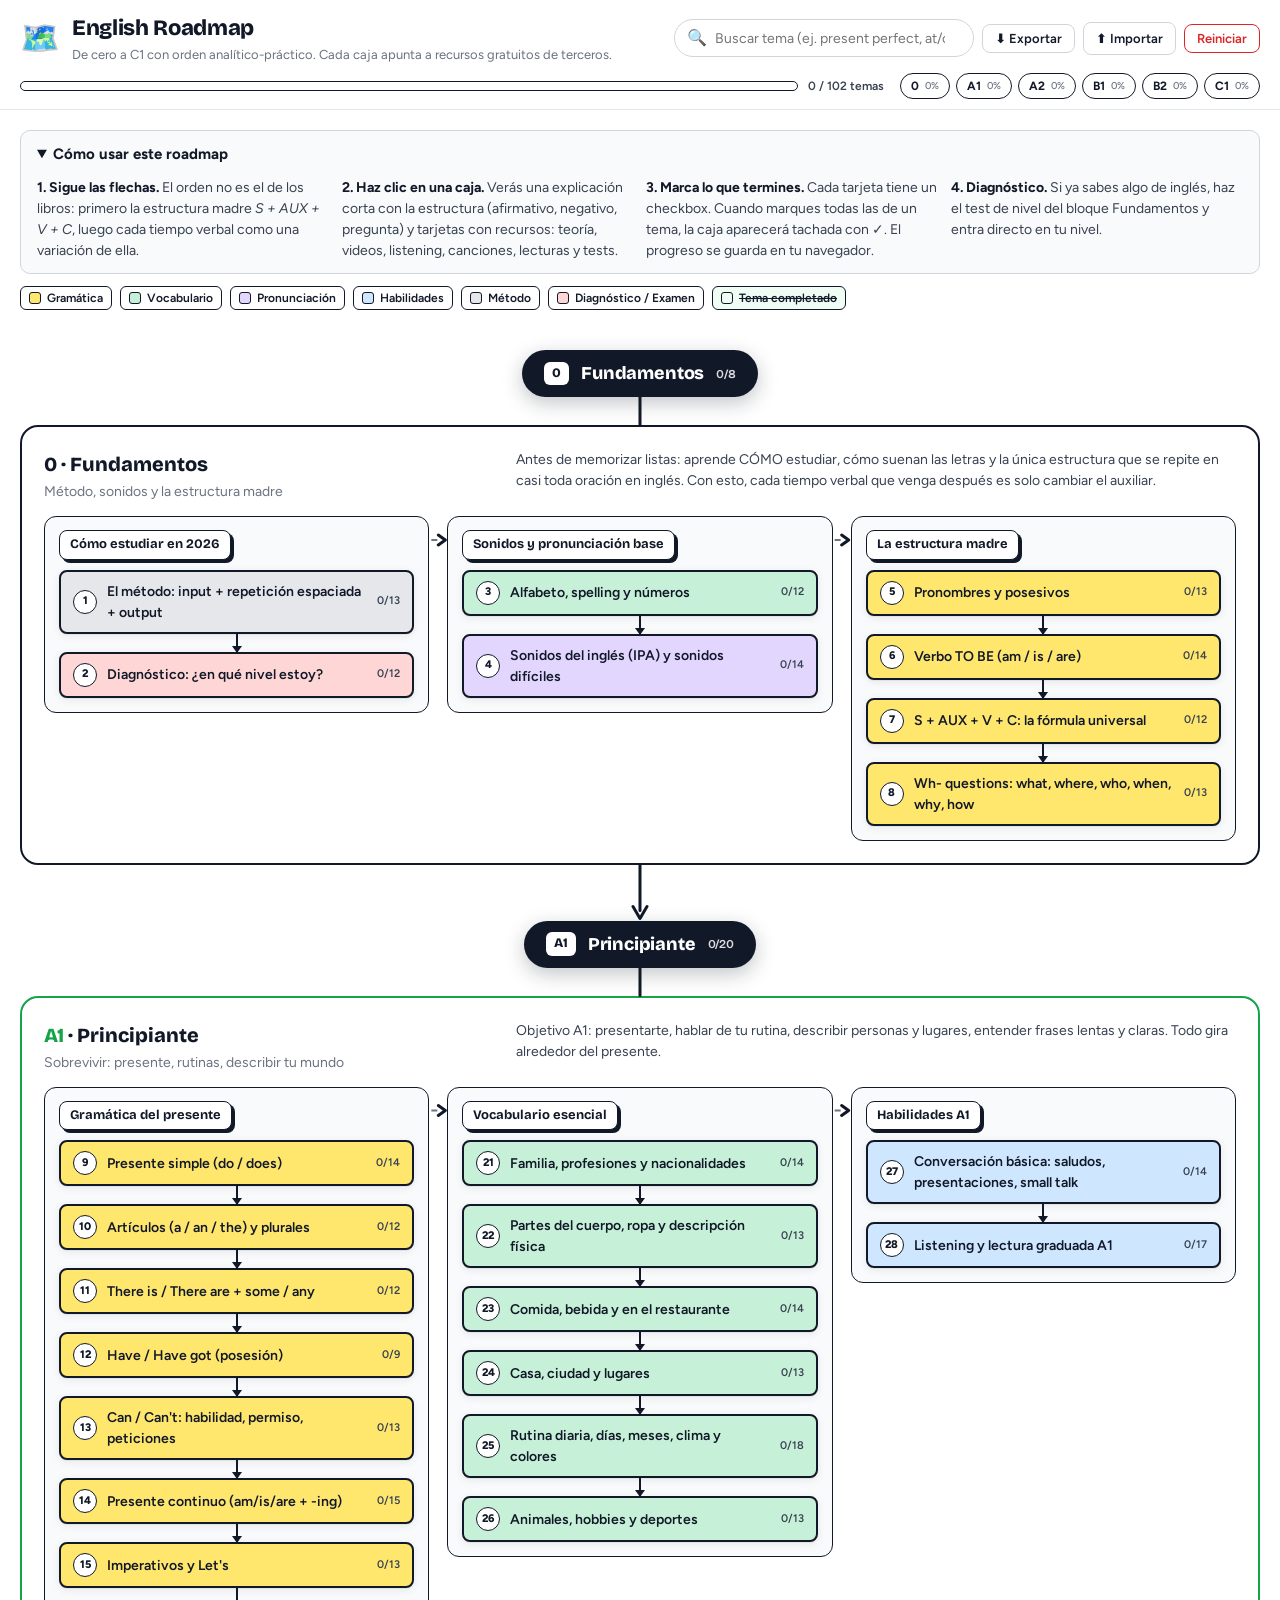
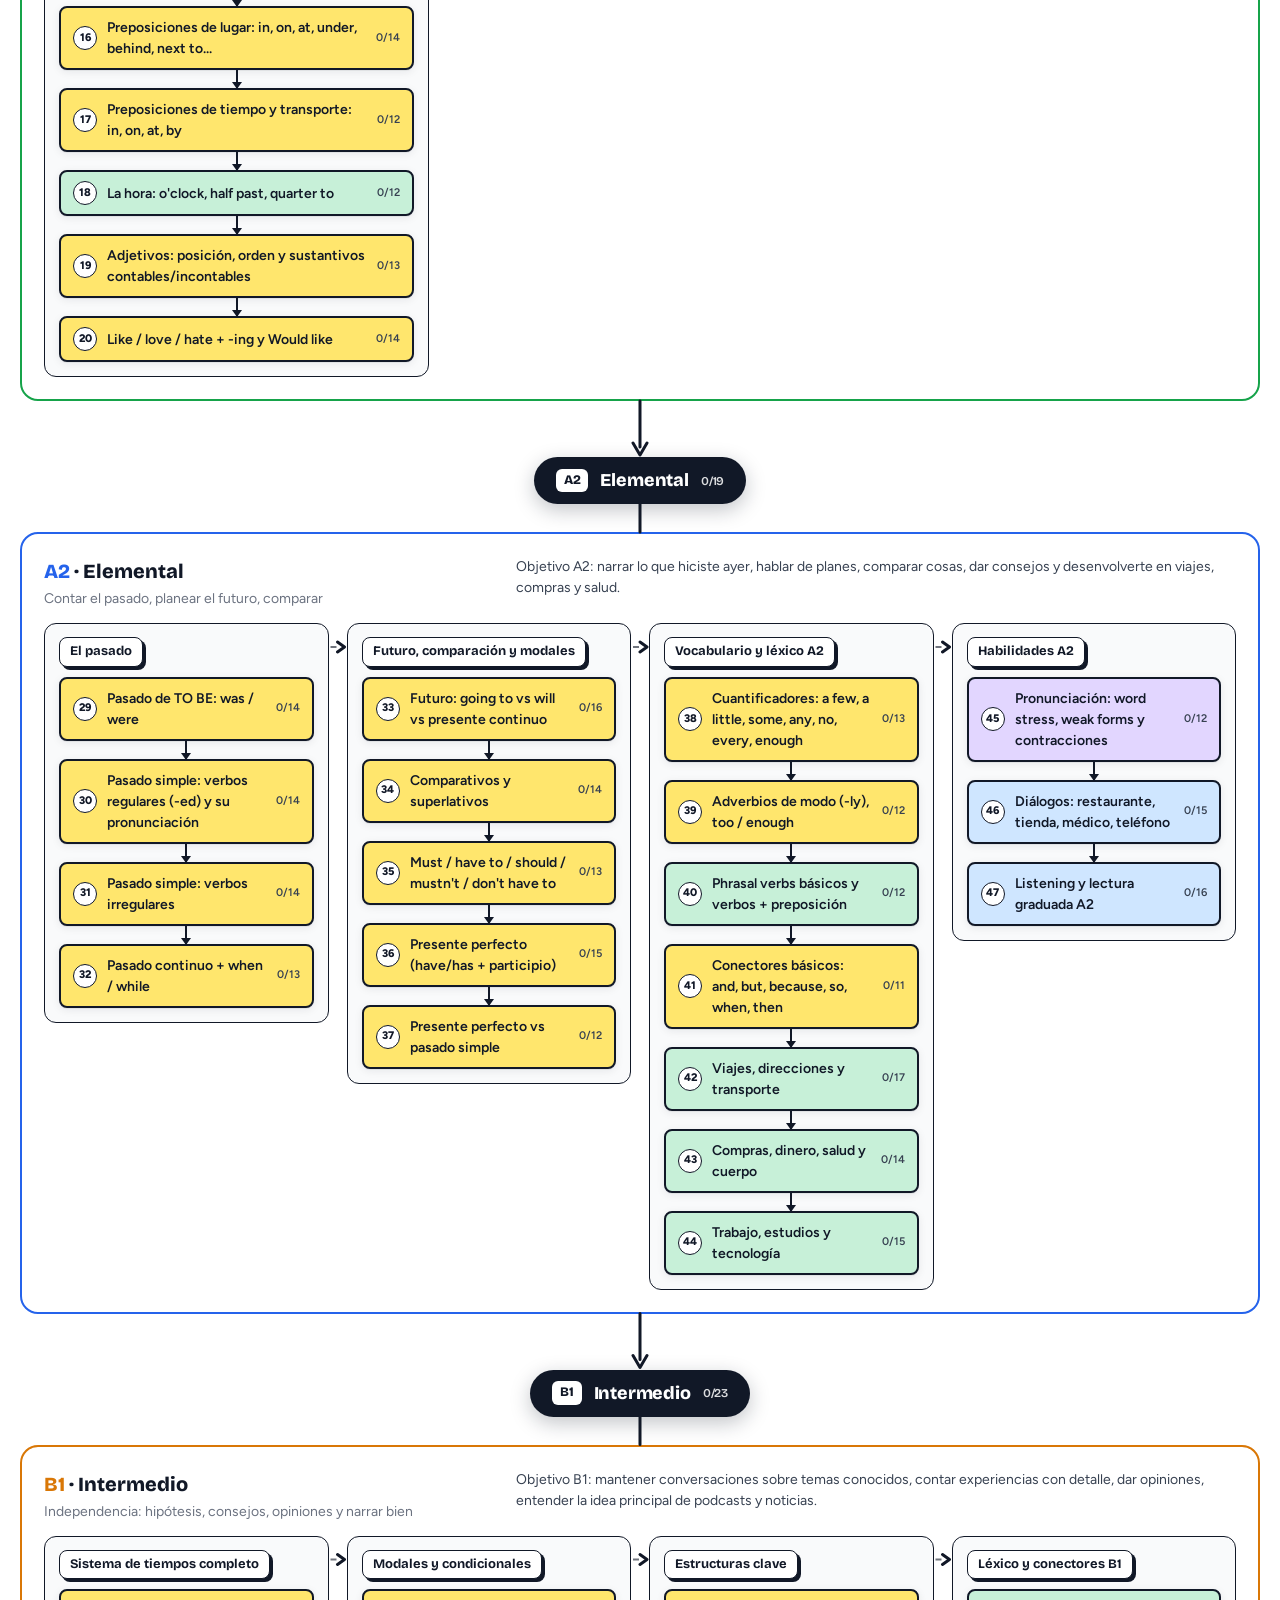
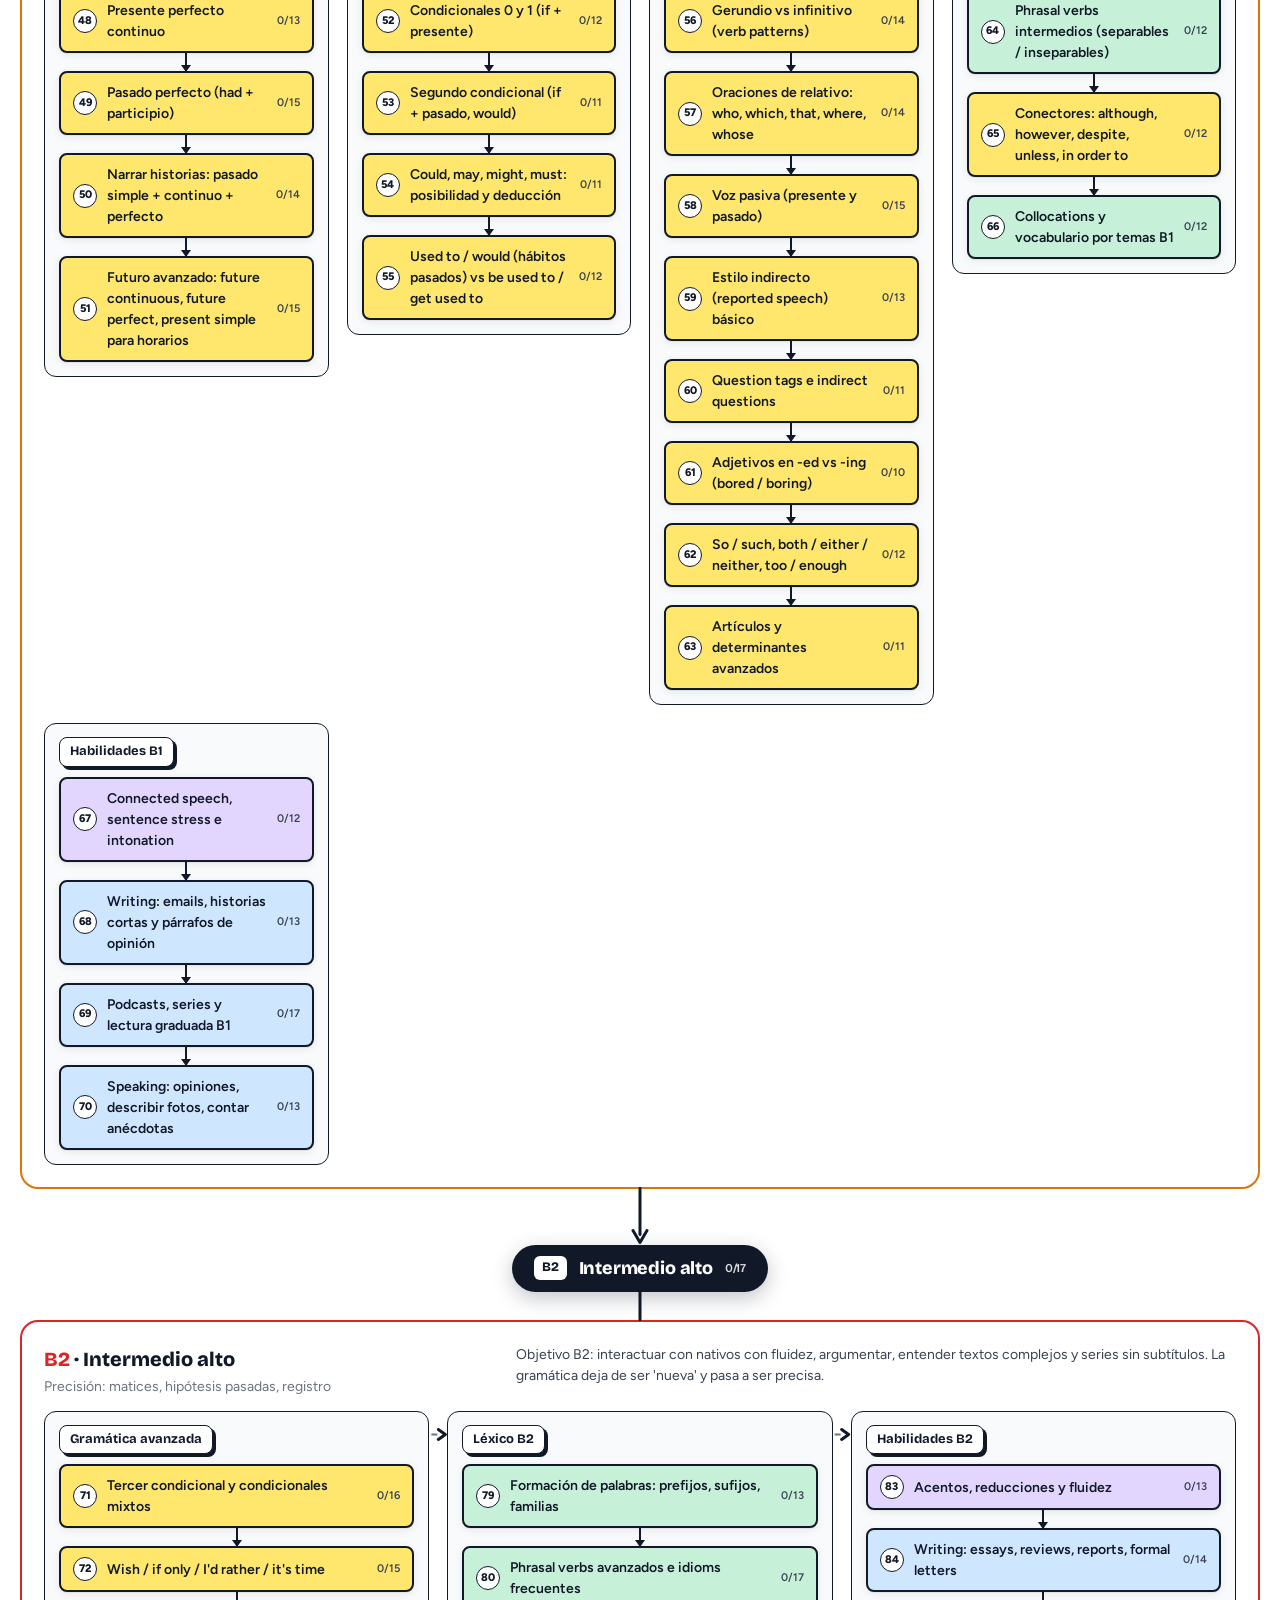
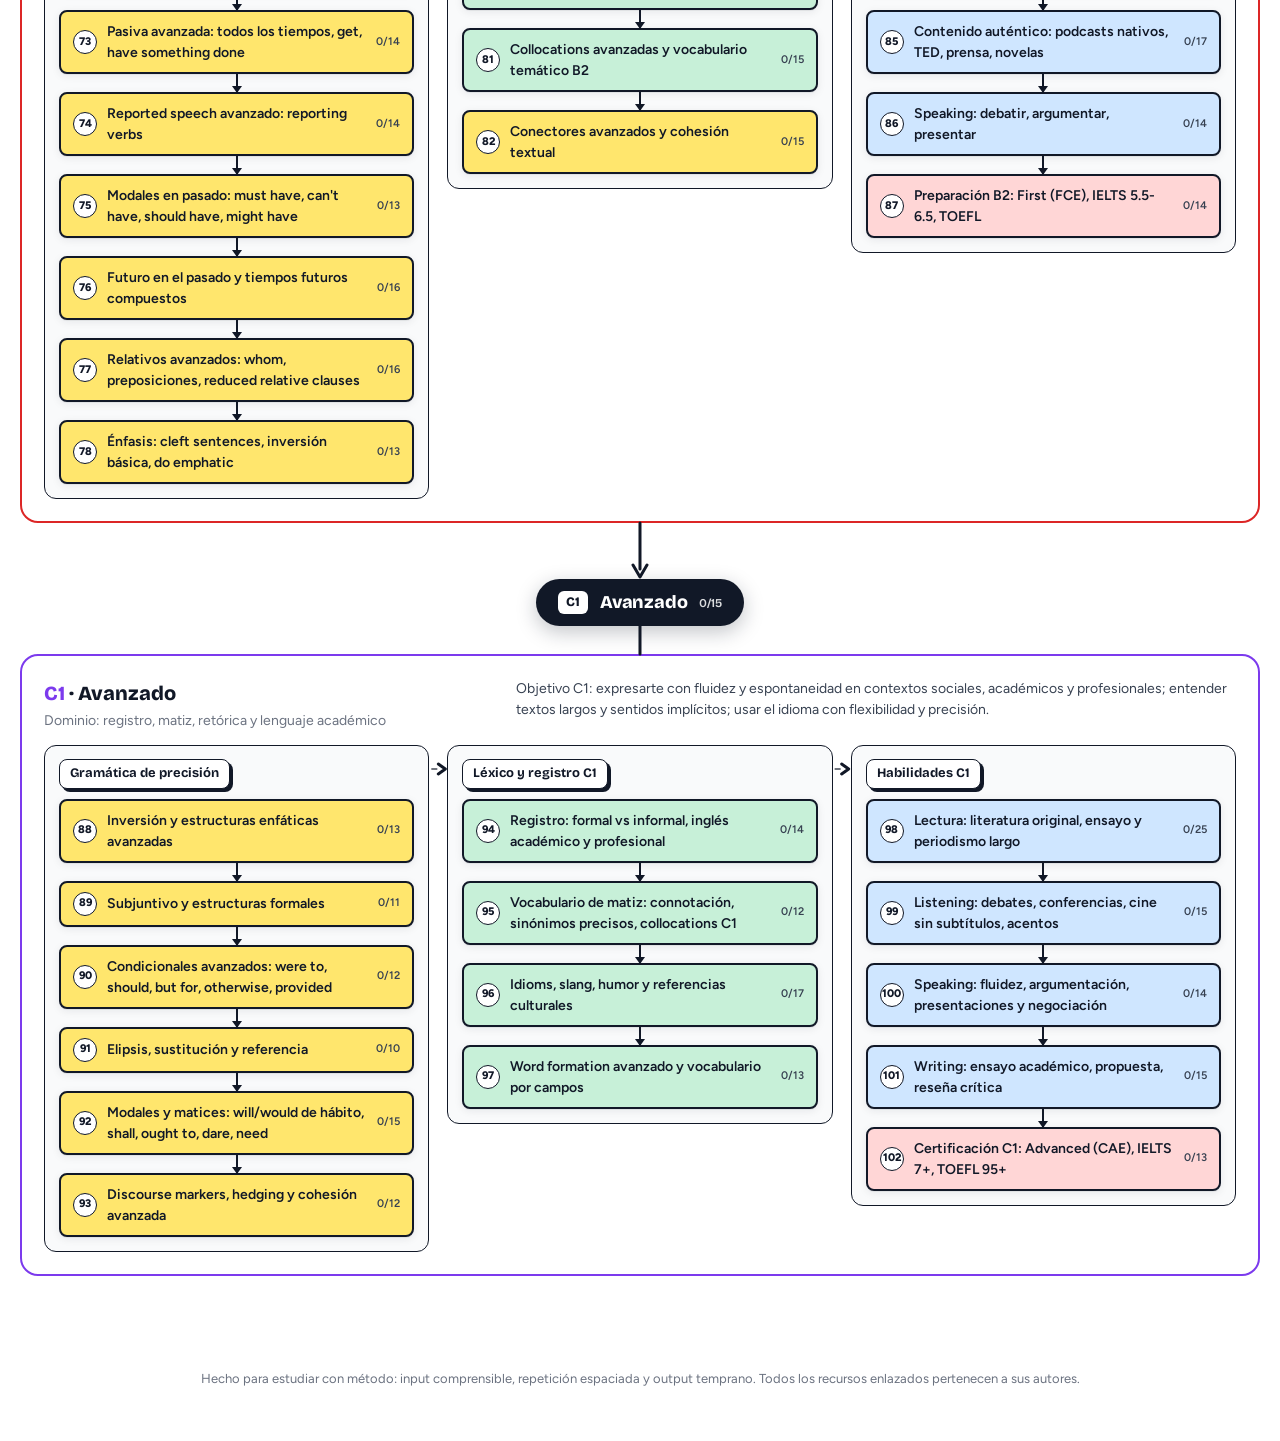
<file: index.html>
<!DOCTYPE html>
<html lang="es">
<head>
  <meta charset="UTF-8" />
  <meta name="viewport" content="width=device-width, initial-scale=1.0" />
  <title>English Roadmap — de A1 a C1</title>
  <meta name="description" content="Roadmap interactivo para aprender inglés desde cero hasta C1, con orden analítico-práctico y recursos gratuitos de terceros por tema." />
  <link rel="icon" href="data:image/svg+xml,<svg xmlns='http://www.w3.org/2000/svg' viewBox='0 0 100 100'><text y='.9em' font-size='90'>🗺️</text></svg>" />
  <link rel="preconnect" href="https://fonts.googleapis.com" />
  <link rel="preconnect" href="https://fonts.gstatic.com" crossorigin />
  <link href="https://fonts.googleapis.com/css2?family=Bricolage+Grotesque:opsz,wght@12..96,600;12..96,800&family=Figtree:wght@400;500;600;700&display=swap" rel="stylesheet" />
  <link rel="stylesheet" href="css/styles.css" />
</head>
<body>
  <header class="site-header">
    <div class="wrap header-inner">
      <div class="brand">
        <span class="brand-logo">🗺️</span>
        <div>
          <h1>English Roadmap</h1>
          <p class="tagline">De cero a C1 con orden analítico-práctico. Cada caja apunta a recursos gratuitos de terceros.</p>
        </div>
      </div>
      <div class="header-tools">
        <label class="search">
          <span class="search-icon" aria-hidden="true">🔍</span>
          <input id="search" type="search" placeholder="Buscar tema (ej. present perfect, at/on/in, would…)" autocomplete="off" />
        </label>
        <button id="btn-export" class="btn ghost" title="Descargar tu progreso como JSON">⬇ Exportar</button>
        <label class="btn ghost" title="Restaurar progreso desde un JSON">⬆ Importar<input id="file-import" type="file" accept="application/json" hidden /></label>
        <button id="btn-reset" class="btn danger" title="Borrar todo el progreso guardado en este navegador">Reiniciar</button>
      </div>
    </div>
    <div class="wrap progress-row">
      <div class="progress-global">
        <div class="progress-bar"><div id="global-bar" class="progress-fill"></div></div>
        <span id="global-label" class="progress-label">0 / 0 temas</span>
      </div>
      <nav id="level-nav" class="level-nav" aria-label="Niveles"></nav>
    </div>
  </header>

  <main class="wrap">
    <section class="howto">
      <details open>
        <summary><strong>Cómo usar este roadmap</strong></summary>
        <div class="howto-grid">
          <div><b>1. Sigue las flechas.</b> El orden no es el de los libros: primero la estructura madre <em>S + AUX + V + C</em>, luego cada tiempo verbal como una variación de ella.</div>
          <div><b>2. Haz clic en una caja.</b> Verás una explicación corta con la estructura (afirmativo, negativo, pregunta) y tarjetas con recursos: teoría, videos, listening, canciones, lecturas y tests.</div>
          <div><b>3. Marca lo que termines.</b> Cada tarjeta tiene un checkbox. Cuando marques todas las de un tema, la caja aparecerá tachada con ✓. El progreso se guarda en tu navegador.</div>
          <div><b>4. Diagnóstico.</b> Si ya sabes algo de inglés, haz el test de nivel del bloque Fundamentos y entra directo en tu nivel.</div>
        </div>
      </details>
      <div class="legend" id="legend"></div>
    </section>

    <section id="roadmap" class="roadmap" aria-label="Mapa de estudio">
      <svg id="connectors" class="connectors" aria-hidden="true"></svg>
      <div id="roadmap-body" class="roadmap-body"></div>
    </section>

    <footer class="site-footer">
      <p>Hecho para estudiar con método: input comprensible, repetición espaciada y output temprano. Todos los recursos enlazados pertenecen a sus autores.</p>
    </footer>
  </main>

  <!-- Modal -->
  <div id="modal" class="modal" hidden>
    <div class="modal-backdrop" data-close></div>
    <div class="modal-panel" role="dialog" aria-modal="true" aria-labelledby="modal-title">
      <button class="modal-close" data-close aria-label="Cerrar">✕</button>
      <div id="modal-content" class="modal-content"></div>
    </div>
  </div>

  <div id="toast" class="toast" hidden></div>

  <!-- Datos -->
  <script src="data/curriculum.js"></script>
  <script src="data/resources/r01-foundations.js"></script>
  <script src="data/resources/r02-a1-grammar.js"></script>
  <script src="data/resources/r03-vocab-a1-a2.js"></script>
  <script src="data/resources/r04-a2-grammar.js"></script>
  <script src="data/resources/r05-b1-tenses.js"></script>
  <script src="data/resources/r06-b1-structures.js"></script>
  <script src="data/resources/r07-b2-grammar.js"></script>
  <script src="data/resources/r08-b2-skills-c1-grammar.js"></script>
  <script src="data/resources/r09-c1-lexis-skills.js"></script>
  <!-- App -->
  <script src="js/app.js"></script>
</body>
</html>
</file>
<file: css/styles.css>
/* ============ Tokens ============ */
:root {
  --bg: #ffffff;
  --ink: #111827;
  --ink-2: #374151;
  --muted: #6b7280;
  --line: #111827;
  --line-soft: #d1d5db;
  --panel: #f9fafb;
  --accent: #2563eb;
  --danger: #dc2626;
  --ok: #16a34a;
  --ok-bg: #f0fdf4;
  --radius: 10px;
  --shadow: 0 1px 0 rgba(17, 24, 39, 0.06), 0 2px 8px rgba(17, 24, 39, 0.08);
  --shadow-hard: 3px 3px 0 var(--ink);
  --font: "Figtree", system-ui, -apple-system, "Segoe UI", sans-serif;
  --font-display: "Bricolage Grotesque", "Figtree", system-ui, sans-serif;

  --t-grammar: #ffe66d;
  --t-vocab: #c7f0d8;
  --t-pronunciation: #e2d6ff;
  --t-skills: #cfe6ff;
  --t-method: #e5e7eb;
  --t-test: #ffd6d6;
}

* { box-sizing: border-box; }
html { scroll-behavior: smooth; }
body {
  margin: 0;
  font-family: var(--font);
  color: var(--ink);
  background: var(--bg);
  line-height: 1.5;
  -webkit-font-smoothing: antialiased;
}
a { color: var(--accent); }
button { font-family: inherit; }
.wrap { max-width: 1280px; margin: 0 auto; padding: 0 20px; }

/* ============ Header ============ */
.site-header {
  position: sticky; top: 0; z-index: 40;
  background: rgba(255, 255, 255, 0.92);
  backdrop-filter: blur(8px);
  border-bottom: 1px solid #e5e7eb;
}
.header-inner {
  display: flex; align-items: center; justify-content: space-between; gap: 16px;
  padding-top: 12px; padding-bottom: 8px; flex-wrap: wrap;
}
.brand { display: flex; align-items: center; gap: 12px; }
.brand-logo { font-size: 32px; }
.brand h1 { margin: 0; font-size: 22px; font-weight: 800; letter-spacing: -0.02em; }
.tagline { margin: 0; color: var(--muted); font-size: 13px; }
.header-tools { display: flex; align-items: center; gap: 8px; flex-wrap: wrap; }
.search {
  display: flex; align-items: center; gap: 6px;
  border: 1.5px solid var(--line-soft); border-radius: 999px; padding: 6px 12px; background: #fff;
  min-width: 300px;
}
.search:focus-within { border-color: var(--ink); }
.search input { border: 0; outline: 0; font: inherit; font-size: 14px; flex: 1; background: transparent; }
.btn {
  border: 1.5px solid var(--ink); background: #fff; color: var(--ink);
  border-radius: 8px; padding: 6px 12px; font-size: 13px; font-weight: 600; cursor: pointer;
  transition: transform 0.08s ease, box-shadow 0.08s ease;
}
.btn:hover { box-shadow: var(--shadow-hard); transform: translate(-1px, -1px); }
.btn.ghost { border-color: var(--line-soft); }
.btn.danger { border-color: var(--danger); color: var(--danger); }
.btn.primary { background: var(--ink); color: #fff; }

.progress-row { display: flex; align-items: center; gap: 16px; padding-bottom: 10px; flex-wrap: wrap; }
.progress-global { display: flex; align-items: center; gap: 10px; min-width: 260px; flex: 1; }
.progress-bar { flex: 1; height: 10px; border: 1.5px solid var(--ink); border-radius: 999px; overflow: hidden; background: #fff; }
.progress-fill { height: 100%; width: 100%; background: var(--ok); transform: scaleX(0); transform-origin: left center; transition: transform 0.3s ease; }
.progress-label { font-size: 12px; font-weight: 600; color: var(--ink-2); white-space: nowrap; }
.level-nav { display: flex; gap: 6px; flex-wrap: wrap; }
.level-nav a {
  text-decoration: none; color: var(--ink); font-size: 12px; font-weight: 700;
  border: 1.5px solid var(--ink); border-radius: 999px; padding: 3px 10px; background: #fff;
  display: inline-flex; align-items: center; gap: 6px;
}
.level-nav a small { font-weight: 500; color: var(--muted); }
.level-nav a:hover { box-shadow: var(--shadow-hard); }

/* ============ How-to & legend ============ */
.howto { margin: 20px 0 10px; }
.howto details { border: 1.5px solid var(--line-soft); border-radius: var(--radius); padding: 12px 16px; background: var(--panel); }
.howto summary { cursor: pointer; font-size: 15px; }
.howto-grid { display: grid; grid-template-columns: repeat(auto-fit, minmax(240px, 1fr)); gap: 12px; margin-top: 12px; font-size: 14px; color: var(--ink-2); }
.howto-grid b { color: var(--ink); }
.legend { display: flex; gap: 8px; flex-wrap: wrap; margin-top: 12px; align-items: center; font-size: 12px; }
.legend .chip {
  display: inline-flex; align-items: center; gap: 6px; border: 1.5px solid var(--ink); border-radius: 6px; padding: 2px 8px; font-weight: 600;
}
.legend .chip i { width: 12px; height: 12px; border-radius: 3px; border: 1px solid var(--ink); display: inline-block; }
.legend .chip.done { background: var(--ok-bg); text-decoration: line-through; }

/* ============ Roadmap ============ */
.roadmap { position: relative; padding: 30px 0 60px; }
.connectors { position: absolute; inset: 0; width: 100%; height: 100%; pointer-events: none; overflow: visible; z-index: 2; }
.roadmap-body { position: relative; z-index: 1; display: flex; flex-direction: column; align-items: center; gap: 56px; }

.level { width: 100%; display: flex; flex-direction: column; align-items: center; gap: 28px; }
.milestone {
  display: inline-flex; align-items: center; gap: 12px;
  background: var(--ink); color: #fff; border-radius: 999px; padding: 10px 22px;
  font-weight: 800; font-size: 18px; letter-spacing: -0.01em; position: relative; z-index: 2;
  box-shadow: 0 6px 20px rgba(17, 24, 39, 0.25);
}
.milestone .code { font-size: 13px; padding: 2px 8px; border-radius: 6px; background: #fff; color: var(--ink); }
.milestone .pct { font-size: 12px; font-weight: 600; opacity: 0.85; }
.milestone.complete { background: var(--ok); }

.level-box {
  width: 100%; border: 2px solid var(--level-color, var(--ink)); border-radius: 18px; background: #fff;
  padding: 22px; position: relative;
}
.level-head { display: flex; justify-content: space-between; align-items: flex-start; gap: 12px; margin-bottom: 14px; flex-wrap: wrap; }
.level-title { margin: 0; font-size: 20px; font-weight: 800; }
.level-title span { color: var(--level-color); }
.level-sub { margin: 2px 0 0; color: var(--muted); font-size: 14px; }
.level-intro { margin: 0; font-size: 14px; color: var(--ink-2); max-width: 720px; }

.clusters { display: grid; grid-template-columns: repeat(auto-fit, minmax(280px, 1fr)); gap: 18px; align-items: start; }
.cluster {
  border: 1.5px solid var(--ink); border-radius: 12px; background: var(--panel); padding: 14px; position: relative;
}
.cluster-title {
  display: inline-block; margin: -26px 0 10px; background: #fff; border: 1.5px solid var(--ink); border-radius: 8px;
  padding: 4px 10px; font-weight: 700; font-size: 13px; box-shadow: var(--shadow-hard);
}
.cluster-list { display: flex; flex-direction: column; gap: 0; }

.node-wrap { position: relative; display: flex; flex-direction: column; align-items: stretch; }
.node-wrap + .node-wrap::before {
  content: ""; display: block; width: 2px; height: 18px; margin: 0 auto; background: var(--ink);
}
.node-wrap + .node-wrap::after {
  content: ""; position: absolute; top: 12px; left: 50%; transform: translateX(-50%);
  border-left: 5px solid transparent; border-right: 5px solid transparent; border-top: 7px solid var(--ink);
}

.node {
  display: flex; align-items: center; gap: 10px; text-align: left;
  border: 2px solid var(--ink); border-radius: 8px; padding: 9px 12px; background: var(--t-grammar);
  font: inherit; font-size: 14px; font-weight: 600; color: var(--ink); cursor: pointer; width: 100%;
  box-shadow: var(--shadow); transition: transform 0.08s ease, box-shadow 0.08s ease, background 0.2s ease;
}
.node:hover, .node:focus-visible { box-shadow: var(--shadow-hard); transform: translate(-1px, -1px); outline: none; }
.node .num {
  flex: 0 0 auto; width: 24px; height: 24px; border-radius: 50%; border: 1.5px solid var(--ink); background: #fff;
  display: inline-flex; align-items: center; justify-content: center; font-size: 11px; font-weight: 800;
}
.node .label { flex: 1; }
.node .meta { flex: 0 0 auto; font-size: 11px; color: var(--ink-2); font-weight: 600; white-space: nowrap; }
.node[data-type="grammar"] { background: var(--t-grammar); }
.node[data-type="vocab"] { background: var(--t-vocab); }
.node[data-type="pronunciation"] { background: var(--t-pronunciation); }
.node[data-type="skills"] { background: var(--t-skills); }
.node[data-type="method"] { background: var(--t-method); }
.node[data-type="test"] { background: var(--t-test); }
.node.done { background: var(--ok-bg) !important; border-color: var(--ok); }
.node.done .label { text-decoration: line-through; color: var(--muted); }
.node.done .num { background: var(--ok); border-color: var(--ok); color: #fff; }
.node.done .num::before { content: "✓"; }
.node.done .num span { display: none; }
.node.dim { opacity: 0.25; }
.node.hit { box-shadow: 0 0 0 3px var(--accent); }

/* ============ Modal ============ */
.modal { position: fixed; inset: 0; z-index: 100; display: flex; align-items: flex-start; justify-content: center; padding: 24px 12px; overflow-y: auto; }
.modal[hidden] { display: none; }
.modal-backdrop { position: fixed; inset: 0; background: rgba(17, 24, 39, 0.55); }
.modal-panel {
  position: relative; width: min(1040px, 100%); background: #fff; border: 2px solid var(--ink); border-radius: 16px;
  box-shadow: 6px 6px 0 var(--ink); margin: auto 0; animation: pop 0.15s ease-out;
}
@keyframes pop { from { transform: translateY(8px); opacity: 0; } to { transform: none; opacity: 1; } }
.modal-close {
  position: absolute; top: 12px; right: 12px; z-index: 2; width: 36px; height: 36px; border-radius: 50%;
  border: 1.5px solid var(--ink); background: #fff; cursor: pointer; font-size: 16px; font-weight: 700;
}
.modal-close:hover { box-shadow: var(--shadow-hard); }
.modal-content { padding: 26px 28px 32px; }
.m-badges { display: flex; gap: 6px; flex-wrap: wrap; margin-bottom: 8px; padding-right: 44px; }
.badge { font-size: 11px; font-weight: 700; border: 1.5px solid var(--ink); border-radius: 6px; padding: 2px 8px; background: #fff; }
.badge.type { background: var(--t-grammar); }
.badge.type[data-type="vocab"] { background: var(--t-vocab); }
.badge.type[data-type="pronunciation"] { background: var(--t-pronunciation); }
.badge.type[data-type="skills"] { background: var(--t-skills); }
.badge.type[data-type="method"] { background: var(--t-method); }
.badge.type[data-type="test"] { background: var(--t-test); }
.m-title { margin: 0; font-size: 26px; font-weight: 800; letter-spacing: -0.02em; padding-right: 40px; }
.m-en { margin: 2px 0 14px; color: var(--muted); font-size: 15px; font-style: italic; }
.m-why { border: 1px solid #bfdbfe; background: #eff6ff; padding: 10px 14px; border-radius: 8px; font-size: 14px; margin-bottom: 12px; }
.m-why b { color: var(--accent); }
.m-summary { font-size: 15px; color: var(--ink-2); margin: 0 0 16px; }
.m-section-title { font-size: 13px; text-transform: uppercase; letter-spacing: 0.08em; color: var(--muted); font-weight: 700; margin: 20px 0 8px; display: flex; align-items: center; gap: 8px; }
.m-section-title .count { font-size: 11px; text-transform: none; letter-spacing: 0; background: var(--panel); border: 1px solid var(--line-soft); padding: 1px 8px; border-radius: 999px; }

.structure { width: 100%; border-collapse: collapse; font-size: 14px; }
.structure th, .structure td { border: 1.5px solid var(--ink); padding: 8px 10px; vertical-align: top; text-align: left; }
.structure th { background: var(--panel); font-size: 12px; text-transform: uppercase; letter-spacing: 0.05em; }
.structure td.pattern { font-family: ui-monospace, SFMono-Regular, Menlo, Consolas, monospace; font-size: 13px; background: #fffbeb; white-space: nowrap; }
.structure td .ex { display: block; }
.structure td .ex + .ex { margin-top: 3px; }
.structure-wrap { overflow-x: auto; }
.tips { margin: 0; padding-left: 20px; font-size: 14px; color: var(--ink-2); }
.tips li + li { margin-top: 4px; }

.m-progress { display: flex; align-items: center; gap: 12px; margin: 18px 0 4px; padding: 10px 14px; border: 1.5px solid var(--ink); border-radius: 10px; background: var(--panel); flex-wrap: wrap; }
.m-progress .progress-bar { flex: 1; min-width: 160px; }
.m-progress .manual { display: inline-flex; align-items: center; gap: 6px; font-size: 13px; font-weight: 600; cursor: pointer; }

.cards { display: grid; grid-template-columns: repeat(auto-fill, minmax(230px, 1fr)); gap: 14px; }
.card {
  border: 1.5px solid var(--ink); border-radius: 10px; background: #fff; overflow: hidden; display: flex; flex-direction: column;
  transition: box-shadow 0.1s ease, transform 0.1s ease;
}
.card:hover { box-shadow: var(--shadow-hard); transform: translate(-1px, -1px); }
.card.done { border-color: var(--ok); background: var(--ok-bg); }
.card.done .card-title { text-decoration: line-through; color: var(--muted); }
.card-preview {
  position: relative; aspect-ratio: 16 / 10; background: linear-gradient(135deg, #f3f4f6, #e5e7eb); overflow: hidden; display: block;
  border-bottom: 1.5px solid var(--ink);
}
.card-preview img { width: 100%; height: 100%; object-fit: cover; object-position: top; display: block; opacity: 0; transition: opacity 0.3s ease; }
.card-preview img.loaded { opacity: 1; }
.card-preview .ph {
  position: absolute; inset: 0; display: flex; flex-direction: column; align-items: center; justify-content: center; gap: 8px;
  color: var(--ink-2); font-size: 12px; font-weight: 600; background: var(--panel);
}
.card-preview .ph[hidden] { display: none; }
.card-preview[data-cat="theory"] .ph { background: #fffbeb; }
.card-preview[data-cat="videos"] .ph { background: #fef2f2; }
.card-preview[data-cat="listening"] .ph { background: #eff6ff; }
.card-preview[data-cat="songs"] .ph { background: #faf5ff; }
.card-preview[data-cat="reading"] .ph { background: #f0fdf4; }
.card-preview[data-cat="tests"] .ph { background: #f8fafc; }
.card-preview .ph img.fav { width: 36px; height: 36px; opacity: 1; border-radius: 8px; background: #fff; padding: 4px; border: 1px solid var(--line-soft); }
.card-preview .ph .dom { max-width: 90%; overflow: hidden; text-overflow: ellipsis; white-space: nowrap; }
.card-preview .spinner[hidden] { display: none; }
.card-preview .spinner { width: 18px; height: 18px; border: 2px solid var(--line-soft); border-top-color: var(--ink); border-radius: 50%; animation: spin 0.8s linear infinite; }
@keyframes spin { to { transform: rotate(360deg); } }
.card-preview .refresh {
  position: absolute; right: 6px; top: 6px; border: 1px solid var(--ink); background: rgba(255,255,255,0.9); border-radius: 6px;
  font-size: 11px; padding: 2px 6px; cursor: pointer; opacity: 0; transition: opacity 0.15s;
}
.card:hover .card-preview .refresh { opacity: 1; }
.card-body { padding: 10px 12px 8px; display: flex; flex-direction: column; gap: 4px; flex: 1; }
.card-source { display: flex; align-items: center; gap: 6px; font-size: 11px; color: var(--muted); font-weight: 600; }
.card-source img { width: 14px; height: 14px; border-radius: 3px; }
.card-title { font-size: 14px; font-weight: 700; color: var(--ink); text-decoration: none; line-height: 1.3; }
.card-title:hover { text-decoration: underline; }
.card-desc { font-size: 12.5px; color: var(--ink-2); margin: 0; }
.card-foot { display: flex; align-items: center; justify-content: space-between; gap: 8px; padding: 8px 12px 10px; border-top: 1px solid #e5e7eb; }
.card-foot .lang { font-size: 10px; font-weight: 700; border: 1px solid var(--line-soft); border-radius: 4px; padding: 1px 5px; color: var(--muted); }
.check { display: inline-flex; align-items: center; gap: 6px; font-size: 13px; font-weight: 600; cursor: pointer; user-select: none; }
.check input { width: 16px; height: 16px; accent-color: var(--ok); cursor: pointer; }
.empty-res { font-size: 13px; color: var(--muted); padding: 10px 12px; border: 1.5px dashed var(--line-soft); border-radius: 8px; }

.toast {
  position: fixed; bottom: 20px; left: 50%; transform: translateX(-50%); z-index: 200;
  background: var(--ink); color: #fff; padding: 10px 16px; border-radius: 8px; font-size: 13px; font-weight: 600;
  box-shadow: 0 8px 24px rgba(0,0,0,0.25);
}

.site-footer { color: var(--muted); font-size: 13px; text-align: center; padding: 20px 0 40px; }

@media (max-width: 720px) {
  .search { min-width: 0; width: 100%; }
  .modal { padding: 8px; }
  .modal-content { padding: 20px 16px 24px; }
  .m-title { font-size: 21px; }
  .level-box { padding: 16px 12px; }
  .clusters { grid-template-columns: 1fr; }
  /* Tabla de estructura apilada en móvil */
  .structure thead { display: none; }
  .structure, .structure tbody, .structure tr, .structure td { display: block; width: 100%; }
  .structure tr { border: 1.5px solid var(--ink); border-radius: 8px; margin-bottom: 8px; overflow: hidden; }
  .structure td { border: 0; border-bottom: 1px solid var(--line-soft); }
  .structure td:last-child { border-bottom: 0; }
  .structure td.pattern { white-space: normal; }
  .m-progress { gap: 8px; }
  .cards { grid-template-columns: 1fr; }
}

/* ============ Display type ============ */
.brand h1, .milestone, .level-title, .m-title, .cluster-title { font-family: var(--font-display); }
.brand h1, .m-title { letter-spacing: -0.015em; }
</file>
